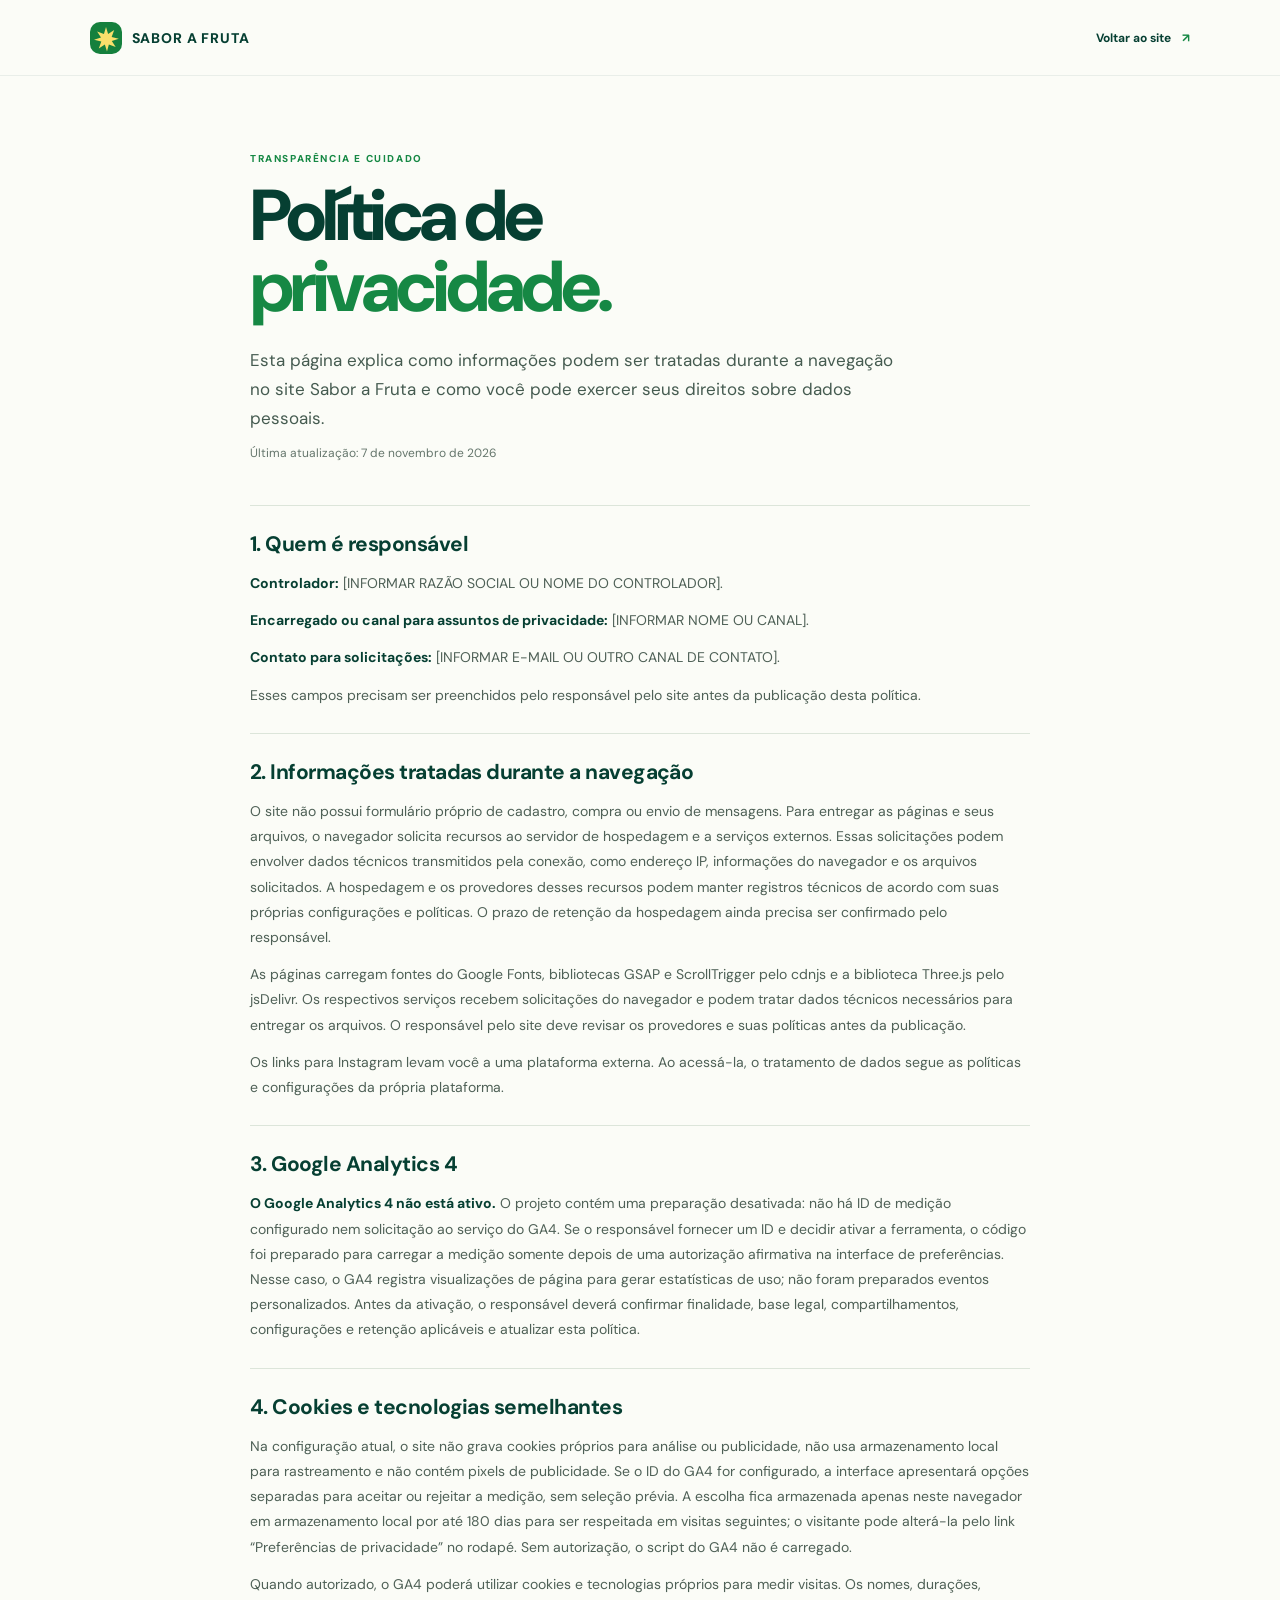
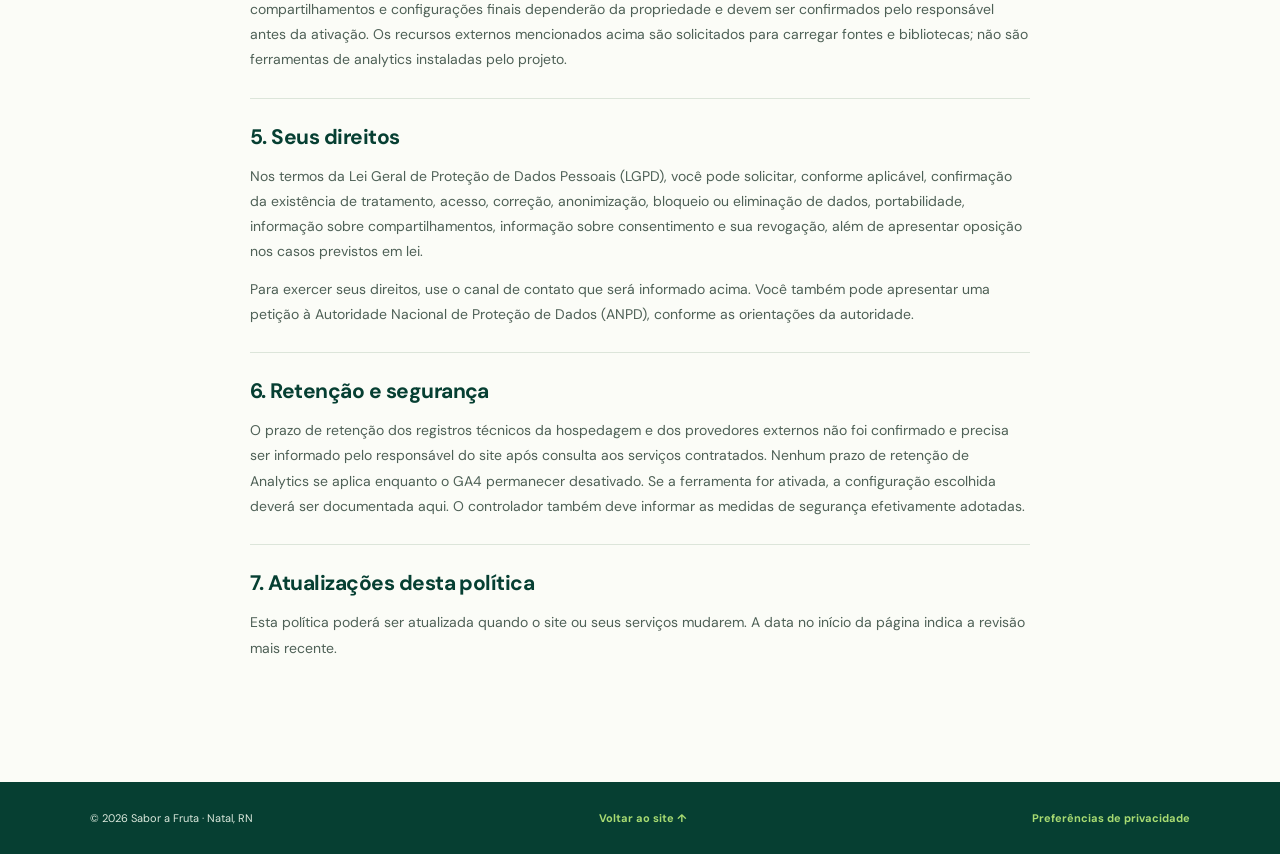
<file: politica-de-privacidade.html>
<!doctype html>
<html lang="pt-BR">
<head>
  <meta charset="UTF-8">
  <meta name="viewport" content="width=device-width, initial-scale=1">
  <meta name="theme-color" content="#063f32">
  <meta name="description" content="Saiba como o site Sabor a Fruta trata dados de navegação e como exercer seus direitos previstos na LGPD.">
  <link rel="canonical" href="https://saborafruta.com.br/politica-de-privacidade.html">
  <title>Política de privacidade | Sabor a Fruta</title>
  <link rel="icon" href="assets/images/favicon.svg" type="image/svg+xml">
  <link rel="stylesheet" href="css/legal.css">
  <link rel="stylesheet" href="css/privacy-consent.css">
  <link rel="preconnect" href="https://fonts.googleapis.com">
  <link rel="preconnect" href="https://fonts.gstatic.com" crossorigin>
  <link href="https://fonts.googleapis.com/css2?family=DM+Sans:wght@400;500;600;700;800&family=Playfair+Display:wght@600;700;800&display=swap" rel="stylesheet">
  <script src="js/analytics-config.js" defer></script>
  <script src="js/privacy-consent.js" defer></script>
</head>
<body>
  <header class="legal-header">
    <a class="legal-brand" href="index.html" aria-label="Sabor a Fruta — página inicial"><img src="assets/images/favicon.svg" width="32" height="32" alt=""><span>SABOR A FRUTA</span></a>
    <a class="legal-home" href="index.html">Voltar ao site <span aria-hidden="true">↗</span></a>
  </header>

  <main class="privacy-content">
    <p class="legal-eyebrow">TRANSPARÊNCIA E CUIDADO</p>
    <h1>Política de<br><em>privacidade.</em></h1>
    <p class="privacy-lead">Esta página explica como informações podem ser tratadas durante a navegação no site Sabor a Fruta e como você pode exercer seus direitos sobre dados pessoais.</p>
    <p class="privacy-updated">Última atualização: 7 de novembro de 2026</p>

    <section class="privacy-section">
      <h2>1. Quem é responsável</h2>
      <p><strong>Controlador:</strong> [INFORMAR RAZÃO SOCIAL OU NOME DO CONTROLADOR].</p>
      <p><strong>Encarregado ou canal para assuntos de privacidade:</strong> [INFORMAR NOME OU CANAL].</p>
      <p><strong>Contato para solicitações:</strong> [INFORMAR E-MAIL OU OUTRO CANAL DE CONTATO].</p>
      <p>Esses campos precisam ser preenchidos pelo responsável pelo site antes da publicação desta política.</p>
    </section>

    <section class="privacy-section">
      <h2>2. Informações tratadas durante a navegação</h2>
      <p>O site não possui formulário próprio de cadastro, compra ou envio de mensagens. Para entregar as páginas e seus arquivos, o navegador solicita recursos ao servidor de hospedagem e a serviços externos. Essas solicitações podem envolver dados técnicos transmitidos pela conexão, como endereço IP, informações do navegador e os arquivos solicitados. A hospedagem e os provedores desses recursos podem manter registros técnicos de acordo com suas próprias configurações e políticas. O prazo de retenção da hospedagem ainda precisa ser confirmado pelo responsável.</p>
      <p>As páginas carregam fontes do Google Fonts, bibliotecas GSAP e ScrollTrigger pelo cdnjs e a biblioteca Three.js pelo jsDelivr. Os respectivos serviços recebem solicitações do navegador e podem tratar dados técnicos necessários para entregar os arquivos. O responsável pelo site deve revisar os provedores e suas políticas antes da publicação.</p>
      <p>Os links para Instagram levam você a uma plataforma externa. Ao acessá-la, o tratamento de dados segue as políticas e configurações da própria plataforma.</p>
    </section>

    <section class="privacy-section">
      <h2>3. Google Analytics 4</h2>
      <p><strong>O Google Analytics 4 não está ativo.</strong> O projeto contém uma preparação desativada: não há ID de medição configurado nem solicitação ao serviço do GA4. Se o responsável fornecer um ID e decidir ativar a ferramenta, o código foi preparado para carregar a medição somente depois de uma autorização afirmativa na interface de preferências. Nesse caso, o GA4 registra visualizações de página para gerar estatísticas de uso; não foram preparados eventos personalizados. Antes da ativação, o responsável deverá confirmar finalidade, base legal, compartilhamentos, configurações e retenção aplicáveis e atualizar esta política.</p>
    </section>

    <section class="privacy-section">
      <h2>4. Cookies e tecnologias semelhantes</h2>
      <p>Na configuração atual, o site não grava cookies próprios para análise ou publicidade, não usa armazenamento local para rastreamento e não contém pixels de publicidade. Se o ID do GA4 for configurado, a interface apresentará opções separadas para aceitar ou rejeitar a medição, sem seleção prévia. A escolha fica armazenada apenas neste navegador em armazenamento local por até 180 dias para ser respeitada em visitas seguintes; o visitante pode alterá-la pelo link “Preferências de privacidade” no rodapé. Sem autorização, o script do GA4 não é carregado.</p>
      <p>Quando autorizado, o GA4 poderá utilizar cookies e tecnologias próprios para medir visitas. Os nomes, durações, compartilhamentos e configurações finais dependerão da propriedade e devem ser confirmados pelo responsável antes da ativação. Os recursos externos mencionados acima são solicitados para carregar fontes e bibliotecas; não são ferramentas de analytics instaladas pelo projeto.</p>
    </section>

    <section class="privacy-section">
      <h2>5. Seus direitos</h2>
      <p>Nos termos da Lei Geral de Proteção de Dados Pessoais (LGPD), você pode solicitar, conforme aplicável, confirmação da existência de tratamento, acesso, correção, anonimização, bloqueio ou eliminação de dados, portabilidade, informação sobre compartilhamentos, informação sobre consentimento e sua revogação, além de apresentar oposição nos casos previstos em lei.</p>
      <p>Para exercer seus direitos, use o canal de contato que será informado acima. Você também pode apresentar uma petição à Autoridade Nacional de Proteção de Dados (ANPD), conforme as orientações da autoridade.</p>
    </section>

    <section class="privacy-section">
      <h2>6. Retenção e segurança</h2>
      <p>O prazo de retenção dos registros técnicos da hospedagem e dos provedores externos não foi confirmado e precisa ser informado pelo responsável do site após consulta aos serviços contratados. Nenhum prazo de retenção de Analytics se aplica enquanto o GA4 permanecer desativado. Se a ferramenta for ativada, a configuração escolhida deverá ser documentada aqui. O controlador também deve informar as medidas de segurança efetivamente adotadas.</p>
    </section>

    <section class="privacy-section">
      <h2>7. Atualizações desta política</h2>
      <p>Esta política poderá ser atualizada quando o site ou seus serviços mudarem. A data no início da página indica a revisão mais recente.</p>
    </section>
  </main>

  <footer class="legal-footer"><span>© <span id="year">2026</span> Sabor a Fruta · Natal, RN</span><a href="index.html">Voltar ao site ↑</a><a href="#privacidade" data-privacy-settings>Preferências de privacidade</a></footer>
  <script>document.querySelector('#year').textContent=new Date().getFullYear();</script>
</body>
</html>
</file>
<file: css/legal.css>
:root{--legal-forest:#063f32;--legal-green:#168844;--legal-lime:#a8db72;--legal-yellow:#f5d83d;--legal-paper:#fbfcf7;--legal-ink:#102c25;--legal-muted:#65766c;--legal-sans:'DM Sans',Arial,sans-serif;--legal-serif:'Playfair Display',Georgia,serif}
*{box-sizing:border-box}
html{min-height:100%;background:var(--legal-paper)}
body{min-height:100vh;margin:0;background:var(--legal-paper);color:var(--legal-ink);font-family:var(--legal-sans);-webkit-font-smoothing:antialiased}
a{color:inherit;text-decoration:none}
.legal-header{height:76px;padding:0 clamp(20px,7vw,104px);display:flex;align-items:center;justify-content:space-between;background:var(--legal-paper);border-bottom:1px solid #063f3212}
.legal-brand{display:inline-flex;align-items:center;gap:10px;color:var(--legal-forest);font-size:14px;font-weight:800;letter-spacing:.06em}
.legal-brand img{display:block;width:32px;height:32px;object-fit:contain}
.legal-home{font-size:12px;font-weight:700;color:var(--legal-forest)}
.legal-home span{margin-left:8px;color:var(--legal-green)}
.privacy-content{width:min(780px,calc(100% - 40px));margin:0 auto;padding:76px 0 96px}
.legal-eyebrow{margin:0 0 16px;color:var(--legal-green);font-size:10px;font-weight:800;letter-spacing:.16em}
.privacy-content h1,.error-content h1{margin:0;color:var(--legal-forest);font:800 clamp(42px,8vw,72px)/.98 var(--legal-sans);letter-spacing:-.055em}
.privacy-content h1 em,.error-content h1 em{color:var(--legal-green);font-style:normal}
.privacy-lead{max-width:650px;margin:24px 0 12px;color:#455b50;font-size:17px;line-height:1.7}
.privacy-updated{margin:0 0 44px;color:var(--legal-muted);font-size:12px}
.privacy-section{padding:25px 0;border-top:1px solid #dce5da}
.privacy-section h2{margin:0 0 13px;color:var(--legal-forest);font:700 21px/1.3 var(--legal-sans);letter-spacing:-.025em}
.privacy-section p{margin:0 0 12px;color:#4e6056;font-size:14px;line-height:1.8}
.privacy-section p:last-child{margin-bottom:0}
.privacy-section strong{color:var(--legal-forest)}
.legal-footer{min-height:72px;padding:20px clamp(20px,7vw,104px);display:flex;align-items:center;justify-content:space-between;gap:18px;background:var(--legal-forest);color:#dce9dd;font-size:11px}
.legal-footer a{color:var(--legal-lime);font-weight:700}
.error-page{display:flex;flex-direction:column;background:var(--legal-forest);color:white}
.error-content{position:relative;isolation:isolate;flex:1;min-height:calc(100vh - 72px);padding:40px clamp(24px,9vw,136px);display:flex;flex-direction:column;align-items:flex-start;justify-content:center;overflow:hidden}
.error-content:before,.error-content:after{position:absolute;z-index:-1;content:"";border:1px solid #ffffff17;border-radius:50%;pointer-events:none}
.error-content:before{width:570px;height:570px;right:-160px;top:-260px}
.error-content:after{width:760px;height:760px;right:-290px;top:-355px}
.error-content .legal-brand{margin-bottom:clamp(60px,13vh,120px);color:white}
.error-content .legal-eyebrow{color:var(--legal-lime)}
.error-content h1{color:white}
.error-message{max-width:460px;margin:24px 0 28px;color:#d2e1d8;font-size:15px;line-height:1.75}
.legal-button{display:inline-flex;align-items:center;gap:22px;padding:14px 19px;border-radius:30px;background:var(--legal-yellow);color:var(--legal-forest);font-size:12px;font-weight:800}
.legal-button span{font-size:16px}
.error-mark{position:absolute;right:17%;top:35%;color:#a8db72;font-size:64px;opacity:.8}
@media(max-width:560px){.legal-header{height:64px;padding:0 18px}.legal-brand{font-size:11px}.legal-brand img{width:28px;height:28px}.legal-home{font-size:10px}.privacy-content{width:calc(100% - 36px);padding:54px 0 68px}.privacy-lead{font-size:15px}.privacy-section{padding:21px 0}.privacy-section h2{font-size:18px}.privacy-section p{font-size:13px}.legal-footer{align-items:flex-start;flex-direction:column;justify-content:center;padding:18px;gap:8px}.error-content{min-height:calc(100vh - 84px);padding:25px 23px}.error-content .legal-brand{margin-bottom:clamp(52px,12vh,90px)}.error-content h1{font-size:clamp(40px,12vw,58px)}.error-message{font-size:13px}.error-mark{right:10%;top:24%;font-size:42px}}
</file>
<file: css/privacy-consent.css>
[data-privacy-settings]{cursor:pointer}
.privacy-consent-banner[hidden],.privacy-ga-unavailable[hidden]{display:none!important}
.privacy-consent-banner{position:fixed;z-index:1000;inset:auto max(20px,calc((100vw - 1160px)/2)) max(20px,env(safe-area-inset-bottom));display:flex;align-items:center;justify-content:space-between;gap:36px;padding:23px 28px;border:1px solid #dce6d8;border-radius:14px;background:#fbfcf7;color:#102c25;box-shadow:0 14px 50px #082c2260;font-family:'DM Sans',Arial,sans-serif}
.privacy-consent-copy{max-width:620px}
.privacy-consent-kicker{margin:0 0 7px;color:#168844;font-size:9px;font-weight:800;letter-spacing:.15em}
.privacy-consent-copy h2,.privacy-preferences h2{margin:0;color:#063f32;font-size:20px;line-height:1.25}
.privacy-consent-copy>p:last-child{margin:8px 0 0;color:#52645a;font-size:12px;line-height:1.6}
.privacy-consent-actions,.privacy-preferences-actions{display:flex;align-items:center;gap:8px;flex-wrap:wrap}
.privacy-button{min-height:42px;padding:0 14px;border:1px solid #cdd9ce;border-radius:999px;background:#fff;color:#0c4f38;font:700 11px 'DM Sans',Arial,sans-serif;cursor:pointer}
.privacy-button:hover{border-color:#168844;background:#f0f6ef}
.privacy-button:focus-visible,.privacy-close:focus-visible,[data-privacy-settings]:focus-visible{outline:3px solid #f5d83d;outline-offset:3px}
.privacy-button-primary{border-color:#087446;background:#087446;color:#fff}
.privacy-button-primary:hover{border-color:#063f32;background:#063f32;color:#fff}
.privacy-button-text{border-color:transparent;background:transparent}
.privacy-preferences{width:min(500px,calc(100% - 32px));max-width:none;max-height:min(90vh,720px);padding:26px;border:1px solid #dce6d8;border-radius:18px;background:#fbfcf7;color:#102c25;box-shadow:0 24px 80px #082c2260;font-family:'DM Sans',Arial,sans-serif}
.privacy-preferences::backdrop{background:#062a21a8;backdrop-filter:blur(3px)}
.privacy-preferences-head{display:flex;align-items:flex-start;justify-content:space-between;gap:16px}
.privacy-preferences h2{font-size:23px}
.privacy-close{width:36px;height:36px;flex:none;border:0;border-radius:50%;background:#eaf0e7;color:#063f32;font-size:24px;line-height:1;cursor:pointer}
.privacy-preferences-intro{margin:17px 0;color:#52645a;font-size:12px;line-height:1.65}
.privacy-preference-row{display:flex;align-items:center;justify-content:space-between;gap:18px;padding:17px 0;border-top:1px solid #dce5da;color:#143c2e;font-size:12px}
.privacy-preference-row p,.privacy-analytics-description{display:block;margin:5px 0 0;color:#68766c;font-size:11px;line-height:1.55}
.privacy-always-on{flex:none;color:#168844;font-size:10px;font-weight:800}
.privacy-preference-analytics{cursor:pointer}
.privacy-preference-analytics input{width:20px;height:20px;flex:none;accent-color:#087446}
.privacy-preference-analytics input:disabled{cursor:not-allowed;opacity:.55}
.privacy-ga-unavailable{margin:0 0 15px;padding:11px 13px;border-radius:8px;background:#f2f0df;color:#635d30;font-size:11px;line-height:1.55}
.privacy-preferences-actions{justify-content:flex-end;padding-top:17px;border-top:1px solid #dce5da}
@media(max-width:700px){.privacy-consent-banner{inset:auto 12px max(12px,env(safe-area-inset-bottom));display:block;padding:18px;border-radius:12px}.privacy-consent-copy h2{font-size:18px}.privacy-consent-copy>p:last-child{font-size:11px}.privacy-consent-actions{display:grid;grid-template-columns:1fr 1fr;margin-top:14px}.privacy-consent-actions .privacy-button{width:100%;padding:0 8px;font-size:10px}.privacy-consent-actions .privacy-button-text{grid-column:1/-1}.privacy-preferences{padding:21px 18px;border-radius:15px}.privacy-preferences h2{font-size:20px}.privacy-preference-row{gap:10px}.privacy-preferences-actions .privacy-button{flex:1;padding:0 9px}}
@media(prefers-reduced-motion:no-preference){.privacy-consent-banner{animation:privacy-banner-in .24s ease-out both}@keyframes privacy-banner-in{from{opacity:0;transform:translateY(12px)}to{opacity:1;transform:translateY(0)}}}
</file>
